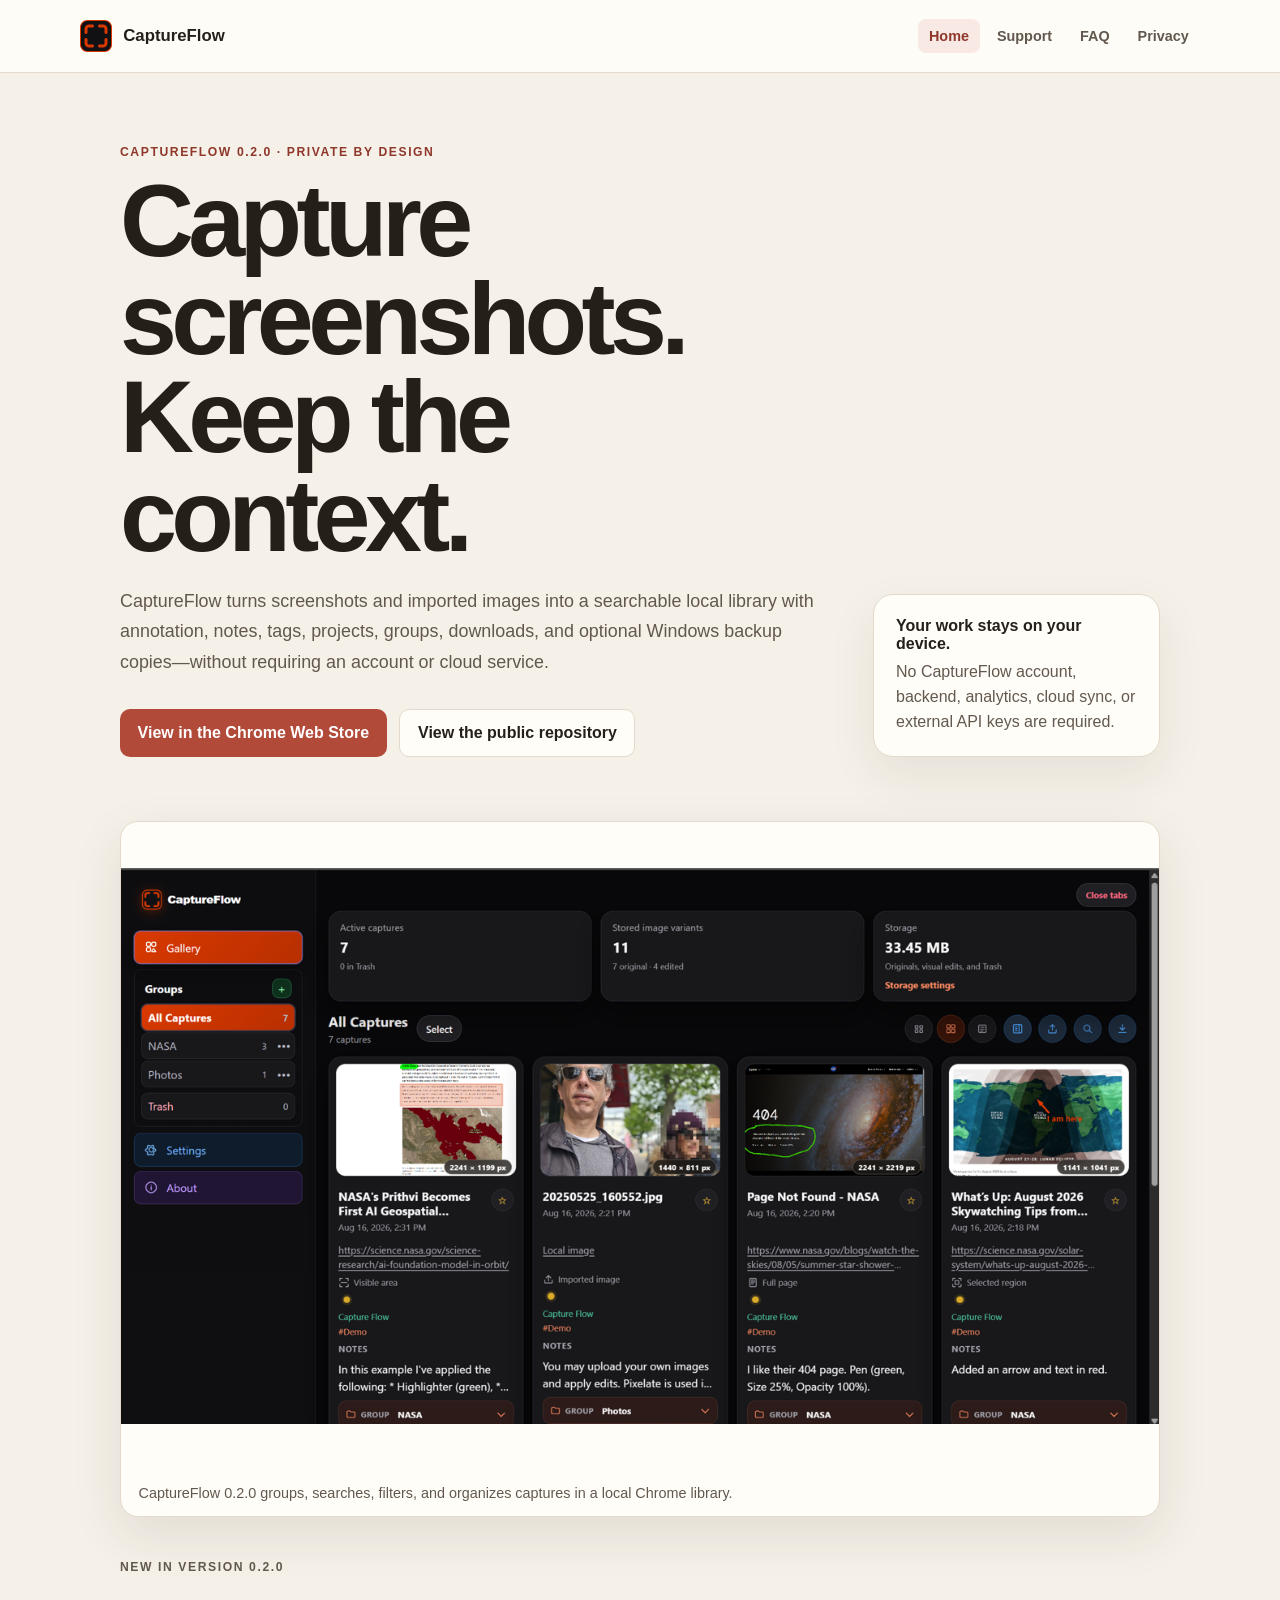
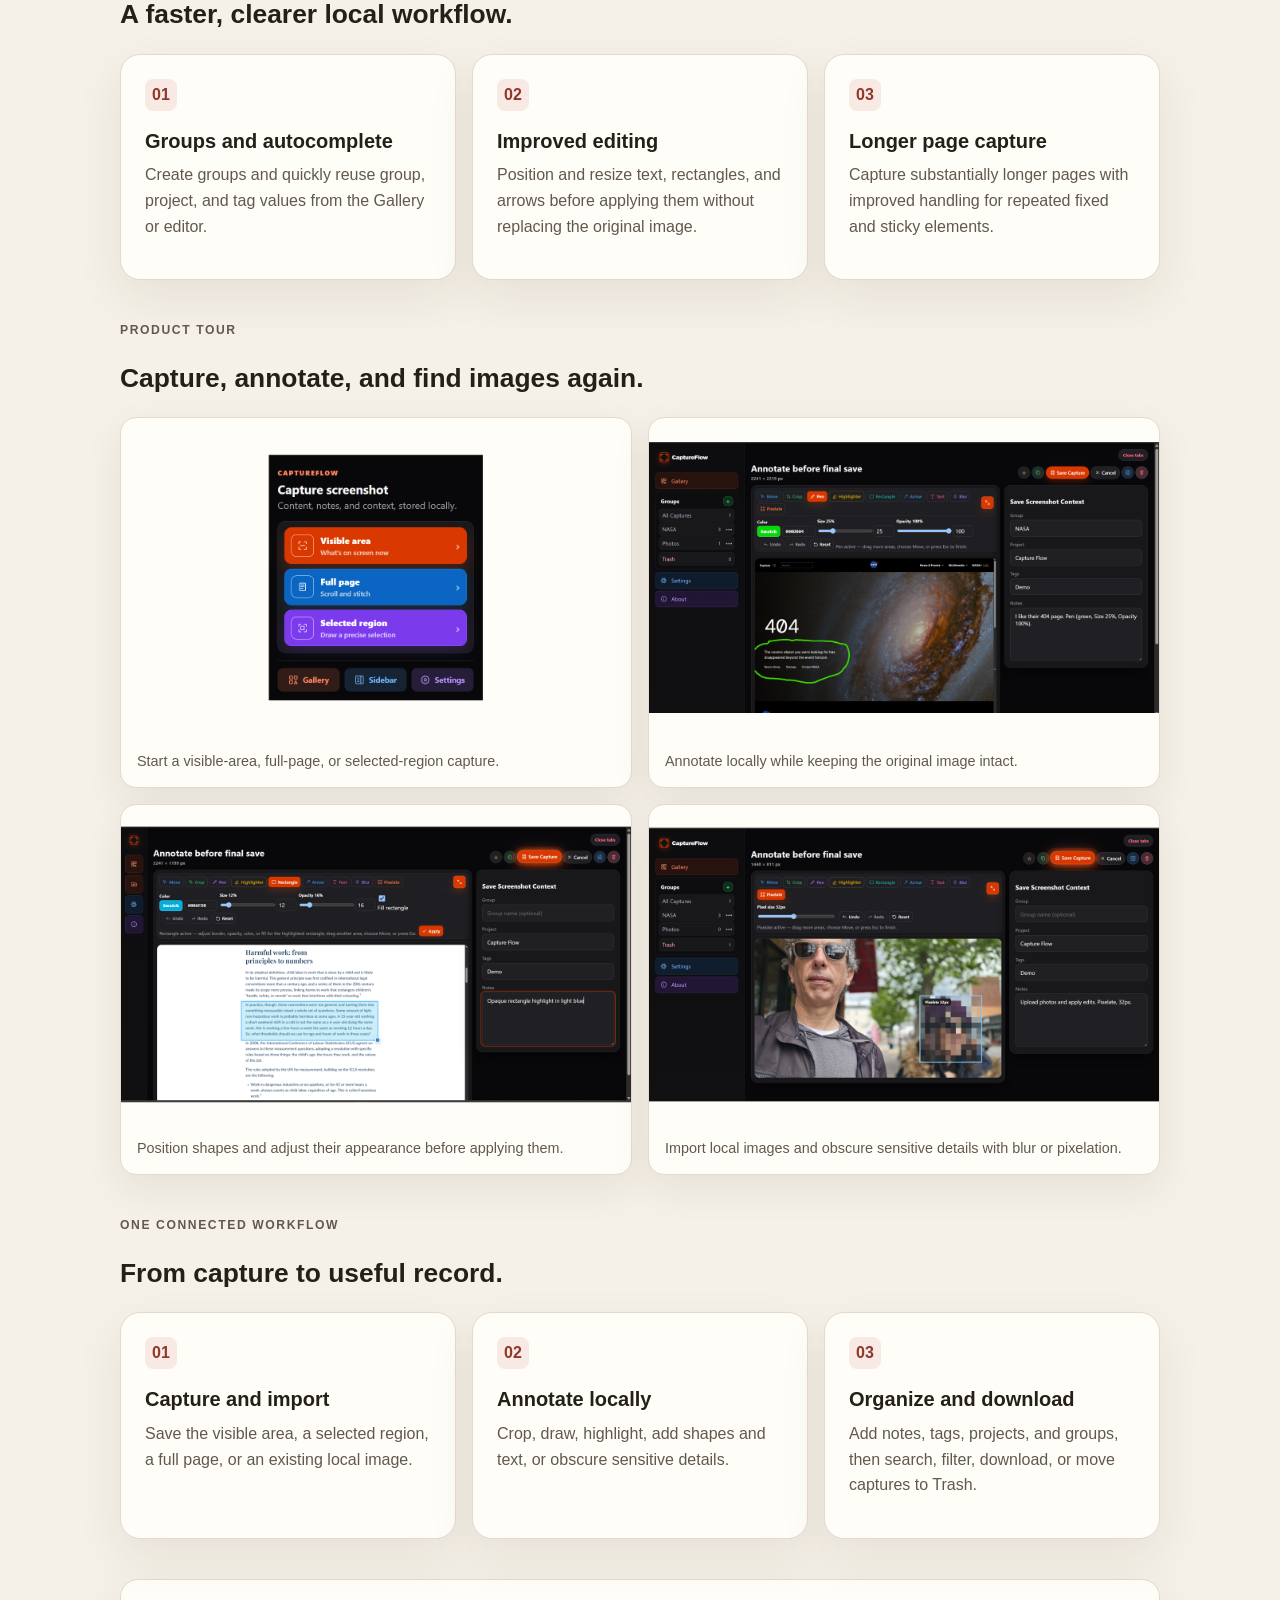
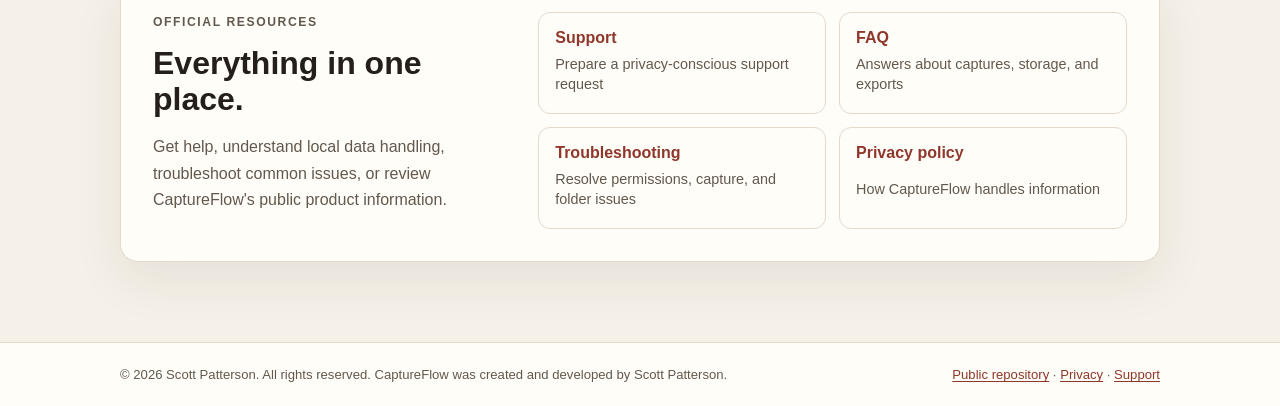
<file: docs/index.html>
<!doctype html>
<html lang="en">
  <head>
    <meta charset="utf-8" />
    <meta name="viewport" content="width=device-width, initial-scale=1" />
    <meta name="description" content="CaptureFlow 0.2.0 is a private, local screenshot capture, annotation, grouping, and organization workflow for Chrome." />
    <link rel="icon" href="captureflow-128.png" type="image/png" />
    <link rel="canonical" href="https://5c0ttp.github.io/captureflow/" />
    <link rel="stylesheet" href="styles.css" />
    <title>CaptureFlow 0.2.0 | Private Screenshot Workflow</title>
  </head>
  <body>
    <a class="skip-link" href="#main">Skip to content</a>
    <header class="site-header">
      <div class="nav-shell">
        <a class="brand" href="index.html"><img class="brand-mark" src="captureflow-128.png" alt="" />CaptureFlow</a>
        <nav aria-label="Primary navigation"><ul>
          <li><a aria-current="page" href="index.html">Home</a></li>
          <li><a href="support.html">Support</a></li>
          <li><a href="faq.html">FAQ</a></li>
          <li><a href="privacy-policy.html">Privacy</a></li>
        </ul></nav>
      </div>
    </header>
    <main class="page-shell" id="main">
      <section class="product-hero">
        <div>
          <p class="eyebrow">CaptureFlow 0.2.0 · Private by design</p>
          <h1>Capture screenshots.<br />Keep the context.</h1>
          <p class="lede">CaptureFlow turns screenshots and imported images into a searchable local library with annotation, notes, tags, projects, groups, downloads, and optional Windows backup copies—without requiring an account or cloud service.</p>
          <div class="button-row">
            <a class="primary-button" href="https://chromewebstore.google.com/detail/captureflow/hednpbkmifhjcpjfpncneleonhaknpdk?authuser=0&amp;hl=en">View in the Chrome Web Store</a>
            <a class="secondary-button" href="https://github.com/5c0ttP/captureflow">View the public repository</a>
          </div>
        </div>
        <aside class="hero-card" aria-label="CaptureFlow privacy summary">
          <strong>Your work stays on your device.</strong>
          <p>No CaptureFlow account, backend, analytics, cloud sync, or external API keys are required.</p>
        </aside>
      </section>

      <figure class="product-preview">
        <img src="product-gallery.png" alt="CaptureFlow searchable screenshot gallery" />
        <figcaption>CaptureFlow 0.2.0 groups, searches, filters, and organizes captures in a local Chrome library.</figcaption>
      </figure>

      <section class="section" aria-labelledby="release-heading">
        <p class="eyebrow">New in version 0.2.0</p>
        <h2 id="release-heading">A faster, clearer local workflow.</h2>
        <div class="card-grid feature-grid">
          <article class="card"><span class="number">01</span><h3>Groups and autocomplete</h3><p>Create groups and quickly reuse group, project, and tag values from the Gallery or editor.</p></article>
          <article class="card"><span class="number">02</span><h3>Improved editing</h3><p>Position and resize text, rectangles, and arrows before applying them without replacing the original image.</p></article>
          <article class="card"><span class="number">03</span><h3>Longer page capture</h3><p>Capture substantially longer pages with improved handling for repeated fixed and sticky elements.</p></article>
        </div>
      </section>

      <section class="section" aria-labelledby="tour-heading">
        <p class="eyebrow">Product tour</p>
        <h2 id="tour-heading">Capture, annotate, and find images again.</h2>
        <div class="product-tour-grid">
          <figure class="product-tour-card"><img src="capture-popup.png" alt="CaptureFlow popup with visible-area, full-page, and selected-region capture modes" /><figcaption>Start a visible-area, full-page, or selected-region capture.</figcaption></figure>
          <figure class="product-tour-card"><img src="capture-editor.png" alt="CaptureFlow editor with local annotation tools" /><figcaption>Annotate locally while keeping the original image intact.</figcaption></figure>
          <figure class="product-tour-card"><img src="capture-shapes.png" alt="CaptureFlow rectangle placement workflow" /><figcaption>Position shapes and adjust their appearance before applying them.</figcaption></figure>
          <figure class="product-tour-card"><img src="capture-import.png" alt="Pixelation applied to an imported local image" /><figcaption>Import local images and obscure sensitive details with blur or pixelation.</figcaption></figure>
        </div>
      </section>

      <section class="section" aria-labelledby="features-heading">
        <p class="eyebrow">One connected workflow</p>
        <h2 id="features-heading">From capture to useful record.</h2>
        <div class="card-grid feature-grid">
          <article class="card"><span class="number">01</span><h3>Capture and import</h3><p>Save the visible area, a selected region, a full page, or an existing local image.</p></article>
          <article class="card"><span class="number">02</span><h3>Annotate locally</h3><p>Crop, draw, highlight, add shapes and text, or obscure sensitive details.</p></article>
          <article class="card"><span class="number">03</span><h3>Organize and download</h3><p>Add notes, tags, projects, and groups, then search, filter, download, or move captures to Trash.</p></article>
        </div>
      </section>

      <section class="section resource-panel" aria-labelledby="resources-heading">
        <div>
          <p class="eyebrow">Official resources</p>
          <h2 id="resources-heading">Everything in one place.</h2>
          <p>Get help, understand local data handling, troubleshoot common issues, or review CaptureFlow's public product information.</p>
        </div>
        <div class="resource-links">
          <a href="support.html"><strong>Support</strong><span>Prepare a privacy-conscious support request</span></a>
          <a href="faq.html"><strong>FAQ</strong><span>Answers about captures, storage, and exports</span></a>
          <a href="troubleshooting.html"><strong>Troubleshooting</strong><span>Resolve permissions, capture, and folder issues</span></a>
          <a href="privacy-policy.html"><strong>Privacy policy</strong><span>How CaptureFlow handles information</span></a>
        </div>
      </section>
    </main>
    <footer class="site-footer"><div class="footer-shell"><p>© 2026 Scott Patterson. All rights reserved. CaptureFlow was created and developed by Scott Patterson.</p><p><a href="https://github.com/5c0ttP/captureflow">Public repository</a> · <a href="privacy-policy.html">Privacy</a> · <a href="support.html">Support</a></p></div></footer>
  </body>
</html>
</file>
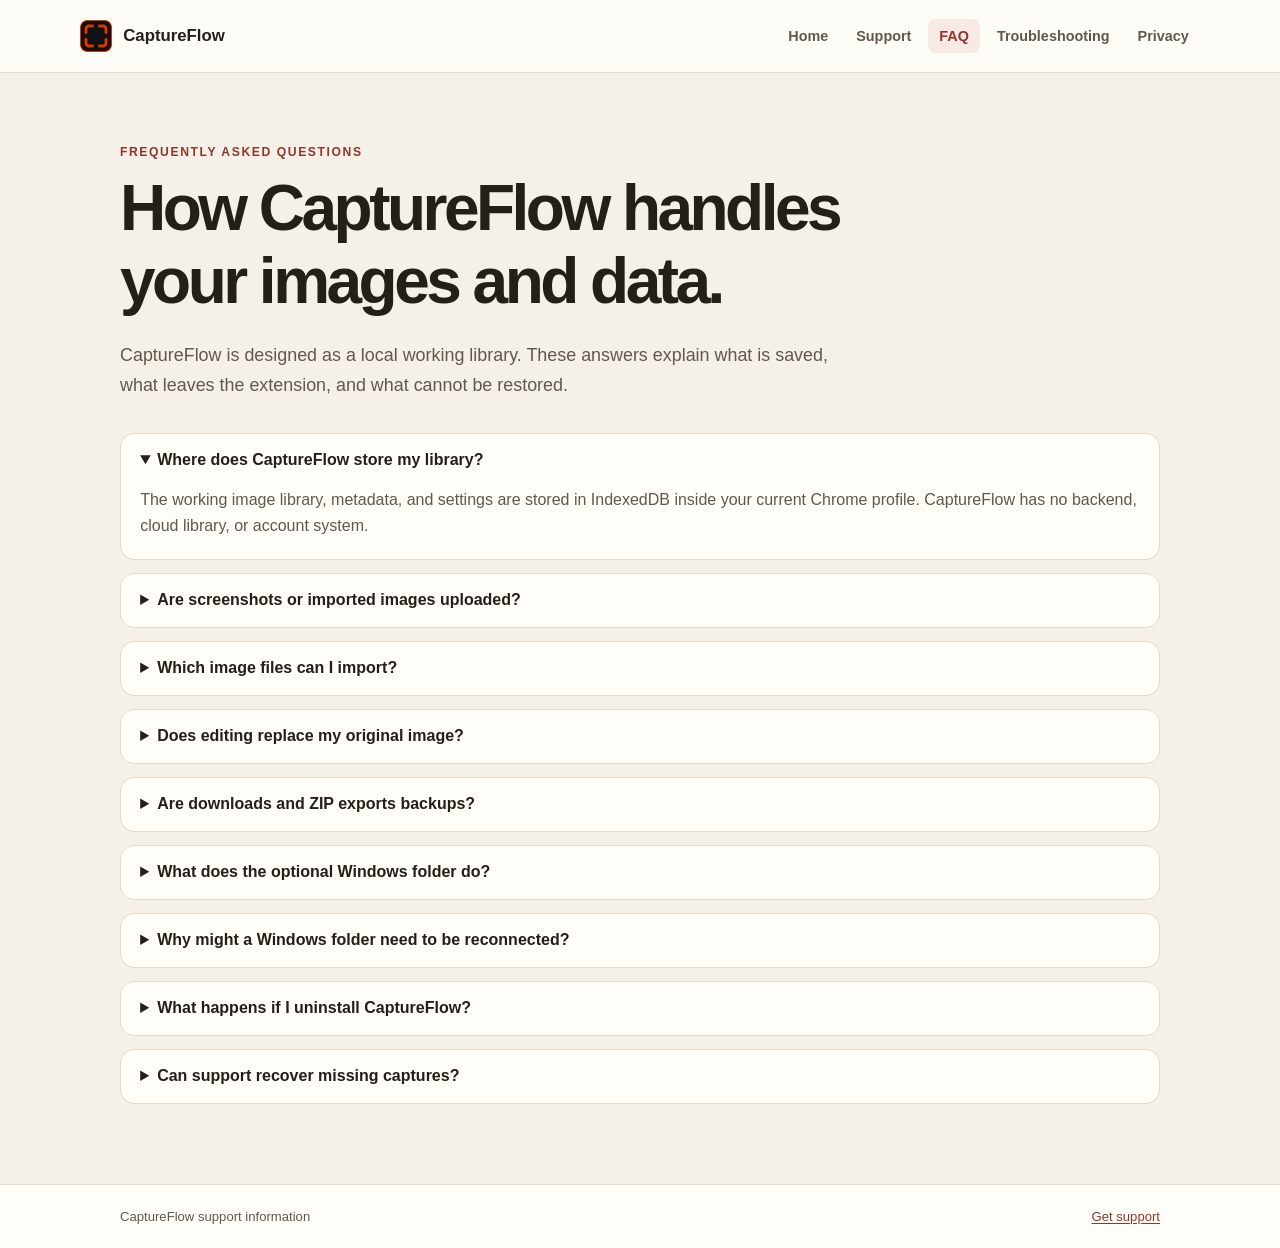
<file: docs/faq.html>
<!doctype html>
<html lang="en">
  <head>
    <meta charset="utf-8" />
    <meta name="viewport" content="width=device-width, initial-scale=1" />
    <link rel="icon" href="captureflow-128.png" type="image/png" />
    <meta name="description" content="Frequently asked questions about CaptureFlow storage, privacy, imports, edits, downloads, and backups." />
    <link rel="canonical" href="https://5c0ttp.github.io/captureflow/faq.html" />
    <link rel="stylesheet" href="styles.css" />
    <title>FAQ | CaptureFlow</title>
  </head>
  <body>
    <a class="skip-link" href="#main">Skip to content</a>
    <header class="site-header"><div class="nav-shell">
      <a class="brand" href="index.html"><img class="brand-mark" src="captureflow-128.png" alt="" />CaptureFlow</a>
      <nav aria-label="Primary navigation"><ul>
        <li><a href="index.html">Home</a></li><li><a href="support.html">Support</a></li><li><a aria-current="page" href="faq.html">FAQ</a></li><li><a href="troubleshooting.html">Troubleshooting</a></li><li><a href="privacy-policy.html">Privacy</a></li>
      </ul></nav>
    </div></header>
    <main class="page-shell content-page" id="main">
      <p class="eyebrow">Frequently asked questions</p>
      <h1>How CaptureFlow handles your images and data.</h1>
      <p class="lede">CaptureFlow is designed as a local working library. These answers explain what is saved, what leaves the extension, and what cannot be restored.</p>
      <section class="faq-list" aria-label="Frequently asked questions">
        <details open><summary>Where does CaptureFlow store my library?</summary><div>The working image library, metadata, and settings are stored in IndexedDB inside your current Chrome profile. CaptureFlow has no backend, cloud library, or account system.</div></details>
        <details><summary>Are screenshots or imported images uploaded?</summary><div>No. Capturing, importing, stitching, cropping, annotation, blur, pixelation, thumbnails, and duplicate hashing run locally using browser capabilities. CaptureFlow does not transmit your images to the developer or third parties.</div></details>
        <details><summary>Which image files can I import?</summary><div>CaptureFlow accepts local PNG, JPEG, and WebP images within its supported file-size limit. The selected image and its basic file information are stored locally in the working library.</div></details>
        <details><summary>Does editing replace my original image?</summary><div>No. CaptureFlow keeps the original and stores an edited version only when visual edits are saved. You can view or download the original separately.</div></details>
        <details><summary>Are downloads and ZIP exports backups?</summary><div>They are one-way copies. CaptureFlow can download individual images and create ZIP exports, but it cannot currently restore or import a CaptureFlow library from those files.</div></details>
        <details><summary>What does the optional Windows folder do?</summary><div>When enabled, CaptureFlow can write local PNG, JSON, and Markdown copies to a folder you choose. These copies do not replace the IndexedDB working library and cannot restore it.</div></details>
        <details><summary>Why might a Windows folder need to be reconnected?</summary><div>Chrome controls access to the selected folder. Browser restarts, permission changes, profile changes, or moving the folder may require you to reconnect or grant permission again.</div></details>
        <details><summary>What happens if I uninstall CaptureFlow?</summary><div>Uninstalling the extension removes its Chrome-profile storage. CaptureFlow has no cloud copy and cannot recover that library. Files previously downloaded or copied to a Windows folder remain wherever you saved them.</div></details>
        <details><summary>Can support recover missing captures?</summary><div>No. Support has no remote access to your local Chrome profile or image library. If Chrome storage was cleared, the profile was reset, or the extension was uninstalled, the working library cannot be recovered by CaptureFlow.</div></details>
      </section>
    </main>
    <footer class="site-footer"><div class="footer-shell"><p>CaptureFlow support information</p><p><a href="support.html">Get support</a></p></div></footer>
  </body>
</html>
</file>
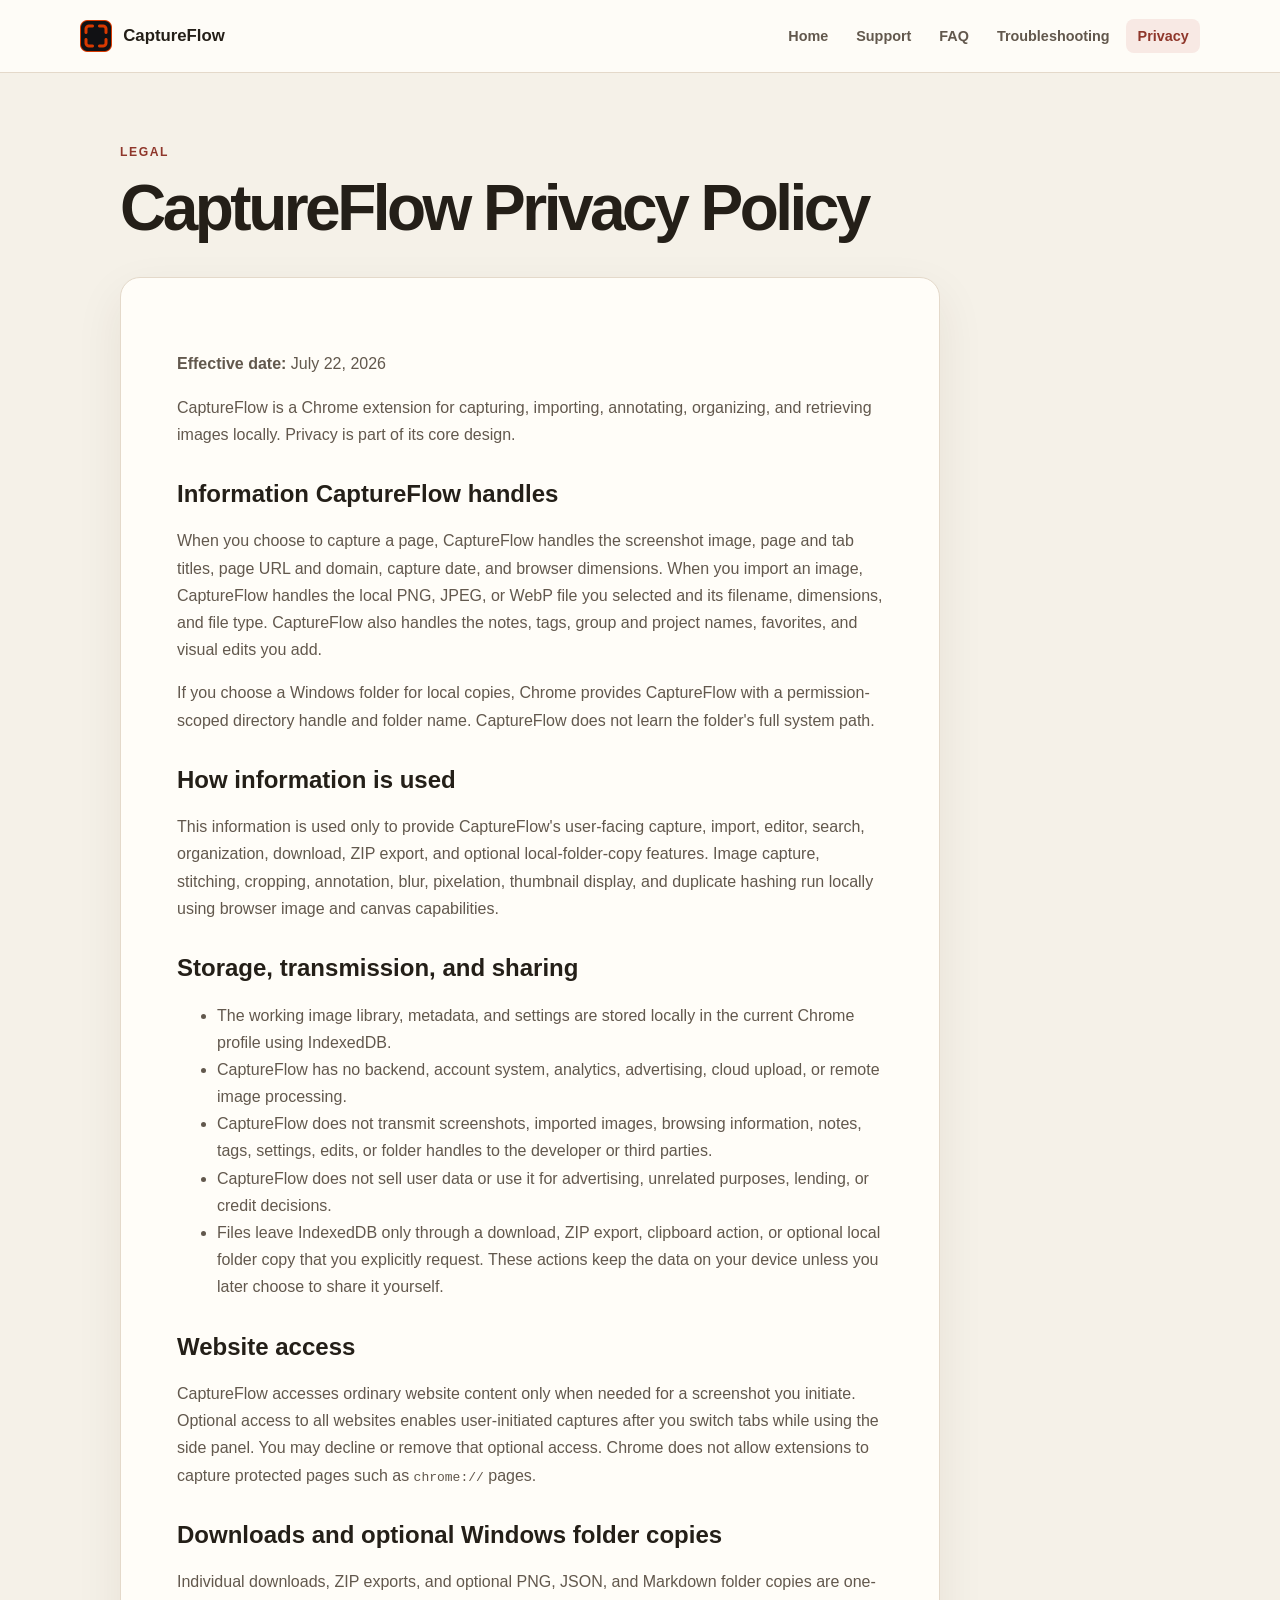
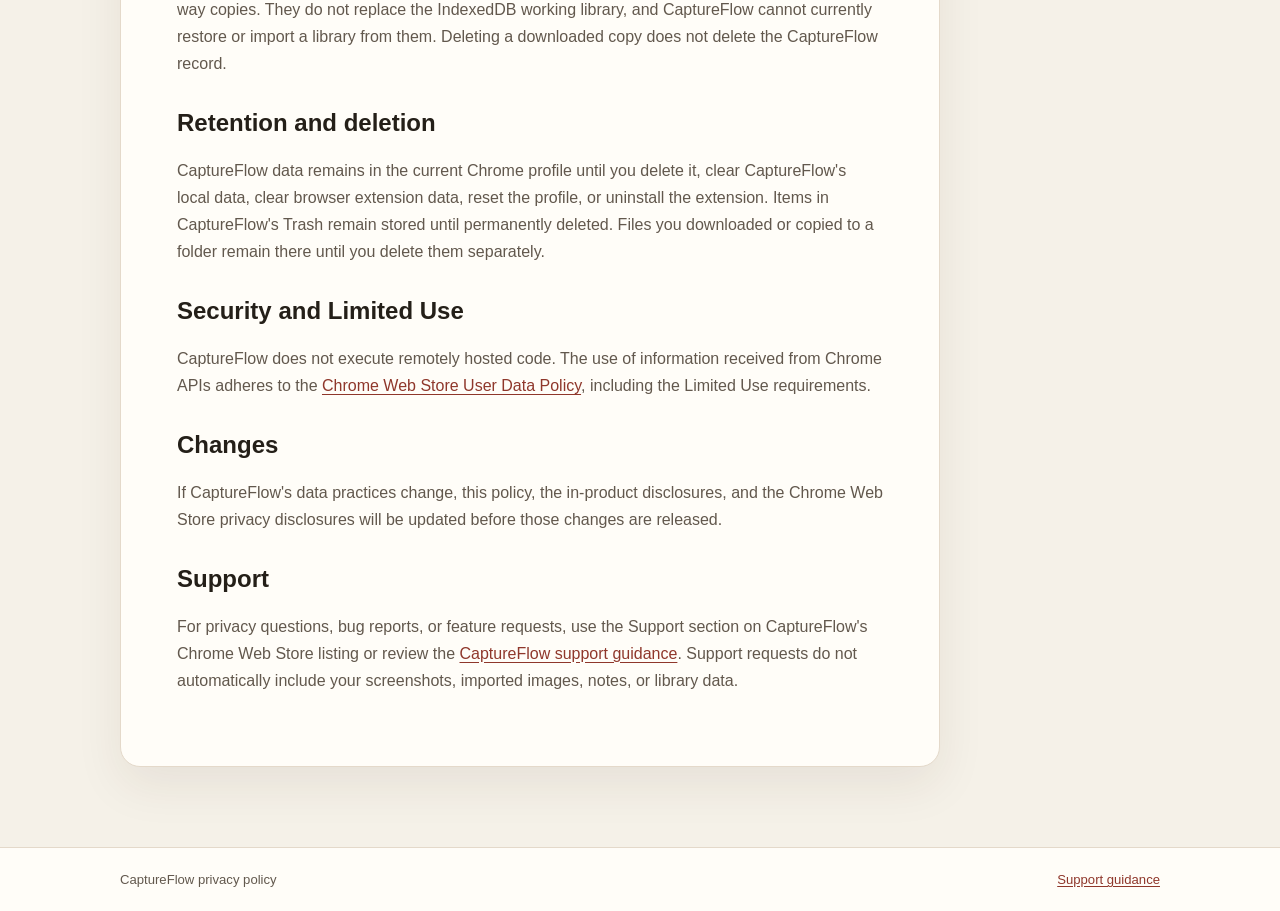
<file: docs/privacy-policy.html>
<!doctype html>
<html lang="en">
  <head>
    <meta charset="utf-8" />
    <meta name="viewport" content="width=device-width, initial-scale=1" />
    <link rel="icon" href="captureflow-128.png" type="image/png" />
    <meta name="description" content="CaptureFlow privacy policy" />
    <link rel="canonical" href="https://5c0ttp.github.io/captureflow/privacy-policy.html" />
    <link rel="stylesheet" href="styles.css" />
    <title>Privacy Policy | CaptureFlow</title>
  </head>
  <body>
    <a class="skip-link" href="#main">Skip to content</a>
    <header class="site-header"><div class="nav-shell">
      <a class="brand" href="index.html"><img class="brand-mark" src="captureflow-128.png" alt="" />CaptureFlow</a>
      <nav aria-label="Primary navigation"><ul>
        <li><a href="index.html">Home</a></li><li><a href="support.html">Support</a></li><li><a href="faq.html">FAQ</a></li><li><a href="troubleshooting.html">Troubleshooting</a></li><li><a aria-current="page" href="privacy-policy.html">Privacy</a></li>
      </ul></nav>
    </div></header>
    <main class="page-shell privacy-page" id="main">
      <p class="eyebrow">Legal</p>
      <h1>CaptureFlow Privacy Policy</h1>
      <article class="policy">
        <p class="updated"><strong>Effective date:</strong> July 22, 2026</p>
        <p>CaptureFlow is a Chrome extension for capturing, importing, annotating, organizing, and retrieving images locally. Privacy is part of its core design.</p>

        <h2>Information CaptureFlow handles</h2>
        <p>When you choose to capture a page, CaptureFlow handles the screenshot image, page and tab titles, page URL and domain, capture date, and browser dimensions. When you import an image, CaptureFlow handles the local PNG, JPEG, or WebP file you selected and its filename, dimensions, and file type. CaptureFlow also handles the notes, tags, group and project names, favorites, and visual edits you add.</p>
        <p>If you choose a Windows folder for local copies, Chrome provides CaptureFlow with a permission-scoped directory handle and folder name. CaptureFlow does not learn the folder's full system path.</p>

        <h2>How information is used</h2>
        <p>This information is used only to provide CaptureFlow's user-facing capture, import, editor, search, organization, download, ZIP export, and optional local-folder-copy features. Image capture, stitching, cropping, annotation, blur, pixelation, thumbnail display, and duplicate hashing run locally using browser image and canvas capabilities.</p>

        <h2>Storage, transmission, and sharing</h2>
        <ul>
          <li>The working image library, metadata, and settings are stored locally in the current Chrome profile using IndexedDB.</li>
          <li>CaptureFlow has no backend, account system, analytics, advertising, cloud upload, or remote image processing.</li>
          <li>CaptureFlow does not transmit screenshots, imported images, browsing information, notes, tags, settings, edits, or folder handles to the developer or third parties.</li>
          <li>CaptureFlow does not sell user data or use it for advertising, unrelated purposes, lending, or credit decisions.</li>
          <li>Files leave IndexedDB only through a download, ZIP export, clipboard action, or optional local folder copy that you explicitly request. These actions keep the data on your device unless you later choose to share it yourself.</li>
        </ul>

        <h2>Website access</h2>
        <p>CaptureFlow accesses ordinary website content only when needed for a screenshot you initiate. Optional access to all websites enables user-initiated captures after you switch tabs while using the side panel. You may decline or remove that optional access. Chrome does not allow extensions to capture protected pages such as <code>chrome://</code> pages.</p>

        <h2>Downloads and optional Windows folder copies</h2>
        <p>Individual downloads, ZIP exports, and optional PNG, JSON, and Markdown folder copies are one-way copies. They do not replace the IndexedDB working library, and CaptureFlow cannot currently restore or import a library from them. Deleting a downloaded copy does not delete the CaptureFlow record.</p>

        <h2>Retention and deletion</h2>
        <p>CaptureFlow data remains in the current Chrome profile until you delete it, clear CaptureFlow's local data, clear browser extension data, reset the profile, or uninstall the extension. Items in CaptureFlow's Trash remain stored until permanently deleted. Files you downloaded or copied to a folder remain there until you delete them separately.</p>

        <h2>Security and Limited Use</h2>
        <p>CaptureFlow does not execute remotely hosted code. The use of information received from Chrome APIs adheres to the <a href="https://developer.chrome.com/docs/webstore/program-policies/user-data-faq/">Chrome Web Store User Data Policy</a>, including the Limited Use requirements.</p>

        <h2>Changes</h2>
        <p>If CaptureFlow's data practices change, this policy, the in-product disclosures, and the Chrome Web Store privacy disclosures will be updated before those changes are released.</p>

        <h2>Support</h2>
        <p>For privacy questions, bug reports, or feature requests, use the Support section on CaptureFlow's Chrome Web Store listing or review the <a href="support.html">CaptureFlow support guidance</a>. Support requests do not automatically include your screenshots, imported images, notes, or library data.</p>
      </article>
    </main>
    <footer class="site-footer"><div class="footer-shell"><p>CaptureFlow privacy policy</p><p><a href="support.html">Support guidance</a></p></div></footer>
  </body>
</html>
</file>
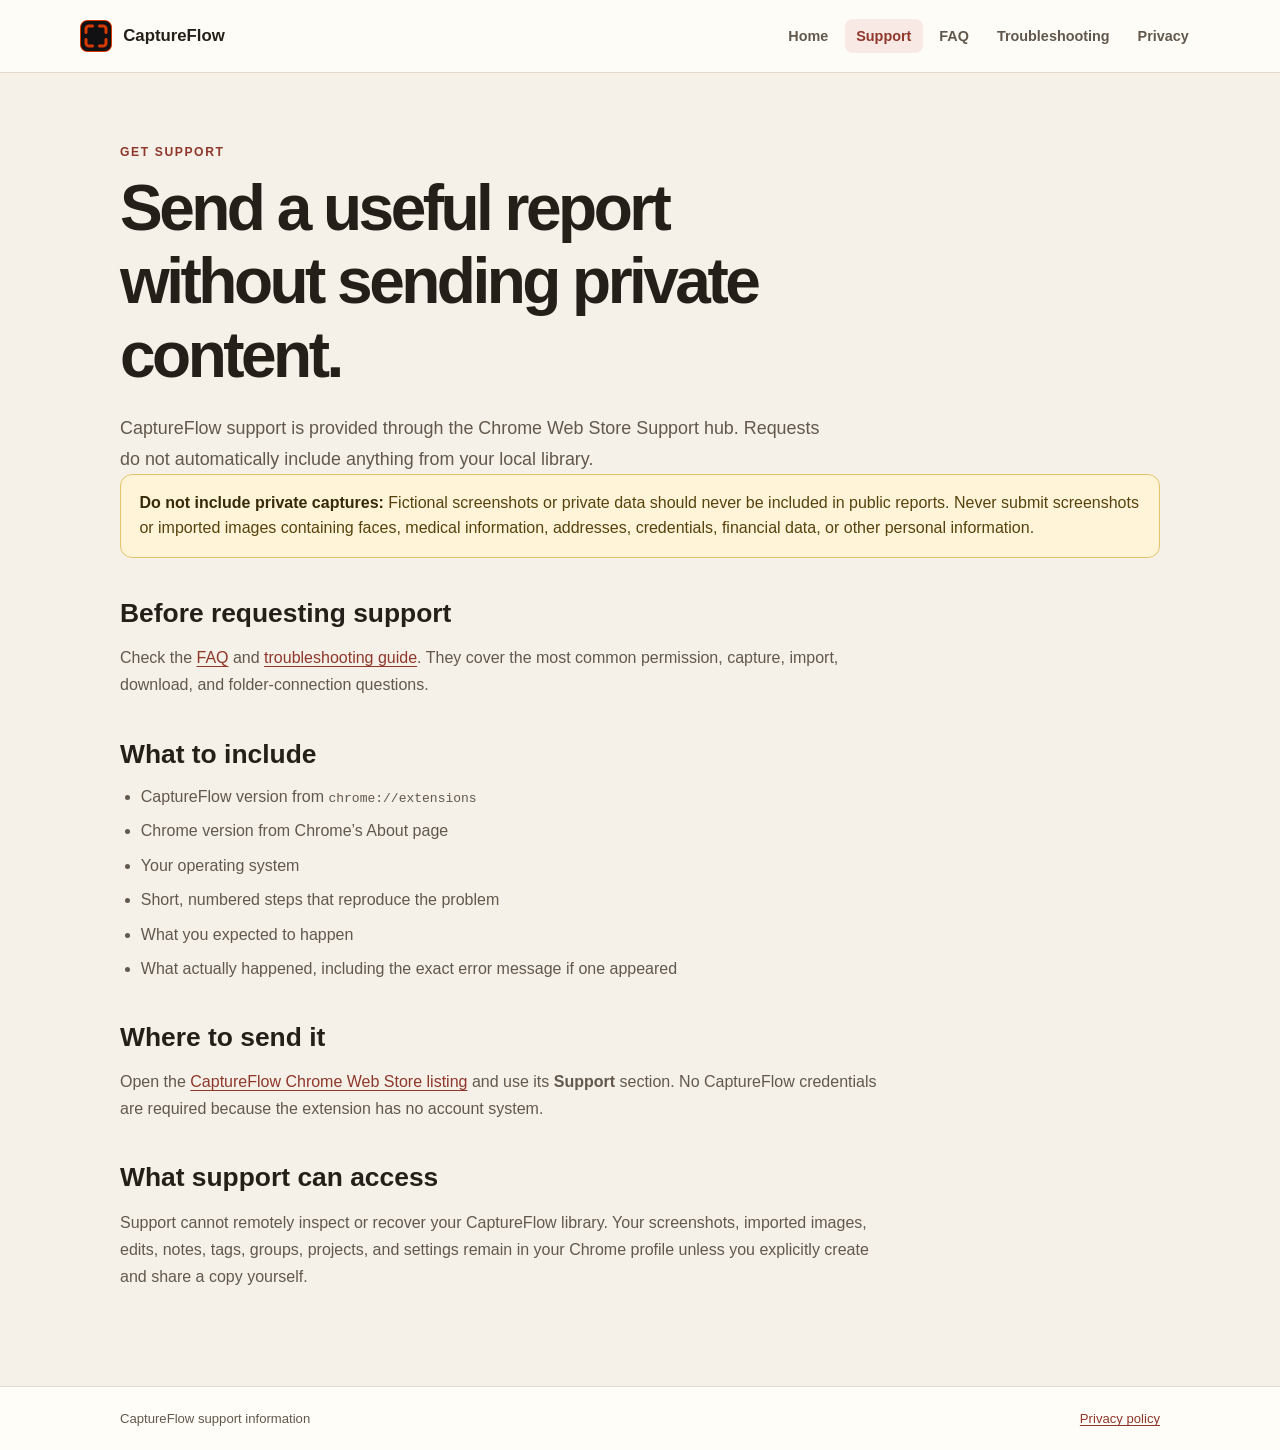
<file: docs/support.html>
<!doctype html>
<html lang="en">
  <head>
    <meta charset="utf-8" />
    <meta name="viewport" content="width=device-width, initial-scale=1" />
    <link rel="icon" href="captureflow-128.png" type="image/png" />
    <meta name="description" content="How to request support for CaptureFlow without sharing private images or library data." />
    <link rel="canonical" href="https://5c0ttp.github.io/captureflow/support.html" />
    <link rel="stylesheet" href="styles.css" />
    <title>Get Support | CaptureFlow</title>
  </head>
  <body>
    <a class="skip-link" href="#main">Skip to content</a>
    <header class="site-header"><div class="nav-shell">
      <a class="brand" href="index.html"><img class="brand-mark" src="captureflow-128.png" alt="" />CaptureFlow</a>
      <nav aria-label="Primary navigation"><ul>
        <li><a href="index.html">Home</a></li><li><a aria-current="page" href="support.html">Support</a></li><li><a href="faq.html">FAQ</a></li><li><a href="troubleshooting.html">Troubleshooting</a></li><li><a href="privacy-policy.html">Privacy</a></li>
      </ul></nav>
    </div></header>
    <main class="page-shell content-page" id="main">
      <p class="eyebrow">Get support</p>
      <h1>Send a useful report without sending private content.</h1>
      <p class="lede">CaptureFlow support is provided through the Chrome Web Store Support hub. Requests do not automatically include anything from your local library.</p>
      <div class="privacy-notice" role="note">
        <strong>Do not include private captures:</strong> Fictional screenshots or private data should never be included in public reports. Never submit screenshots or imported images containing faces, medical information, addresses, credentials, financial data, or other personal information.
      </div>
      <section class="section">
        <h2>Before requesting support</h2>
        <p>Check the <a href="faq.html">FAQ</a> and <a href="troubleshooting.html">troubleshooting guide</a>. They cover the most common permission, capture, import, download, and folder-connection questions.</p>
      </section>
      <section class="section">
        <h2>What to include</h2>
        <ul class="check-list">
          <li>CaptureFlow version from <code>chrome://extensions</code></li>
          <li>Chrome version from Chrome’s About page</li>
          <li>Your operating system</li>
          <li>Short, numbered steps that reproduce the problem</li>
          <li>What you expected to happen</li>
          <li>What actually happened, including the exact error message if one appeared</li>
        </ul>
      </section>
      <section class="section">
        <h2>Where to send it</h2>
        <p>Open the <a href="https://chromewebstore.google.com/detail/captureflow/hednpbkmifhjcpjfpncneleonhaknpdk">CaptureFlow Chrome Web Store listing</a> and use its <strong>Support</strong> section. No CaptureFlow credentials are required because the extension has no account system.</p>
      </section>
      <section class="section">
        <h2>What support can access</h2>
        <p>Support cannot remotely inspect or recover your CaptureFlow library. Your screenshots, imported images, edits, notes, tags, groups, projects, and settings remain in your Chrome profile unless you explicitly create and share a copy yourself.</p>
      </section>
    </main>
    <footer class="site-footer"><div class="footer-shell"><p>CaptureFlow support information</p><p><a href="privacy-policy.html">Privacy policy</a></p></div></footer>
  </body>
</html>
</file>
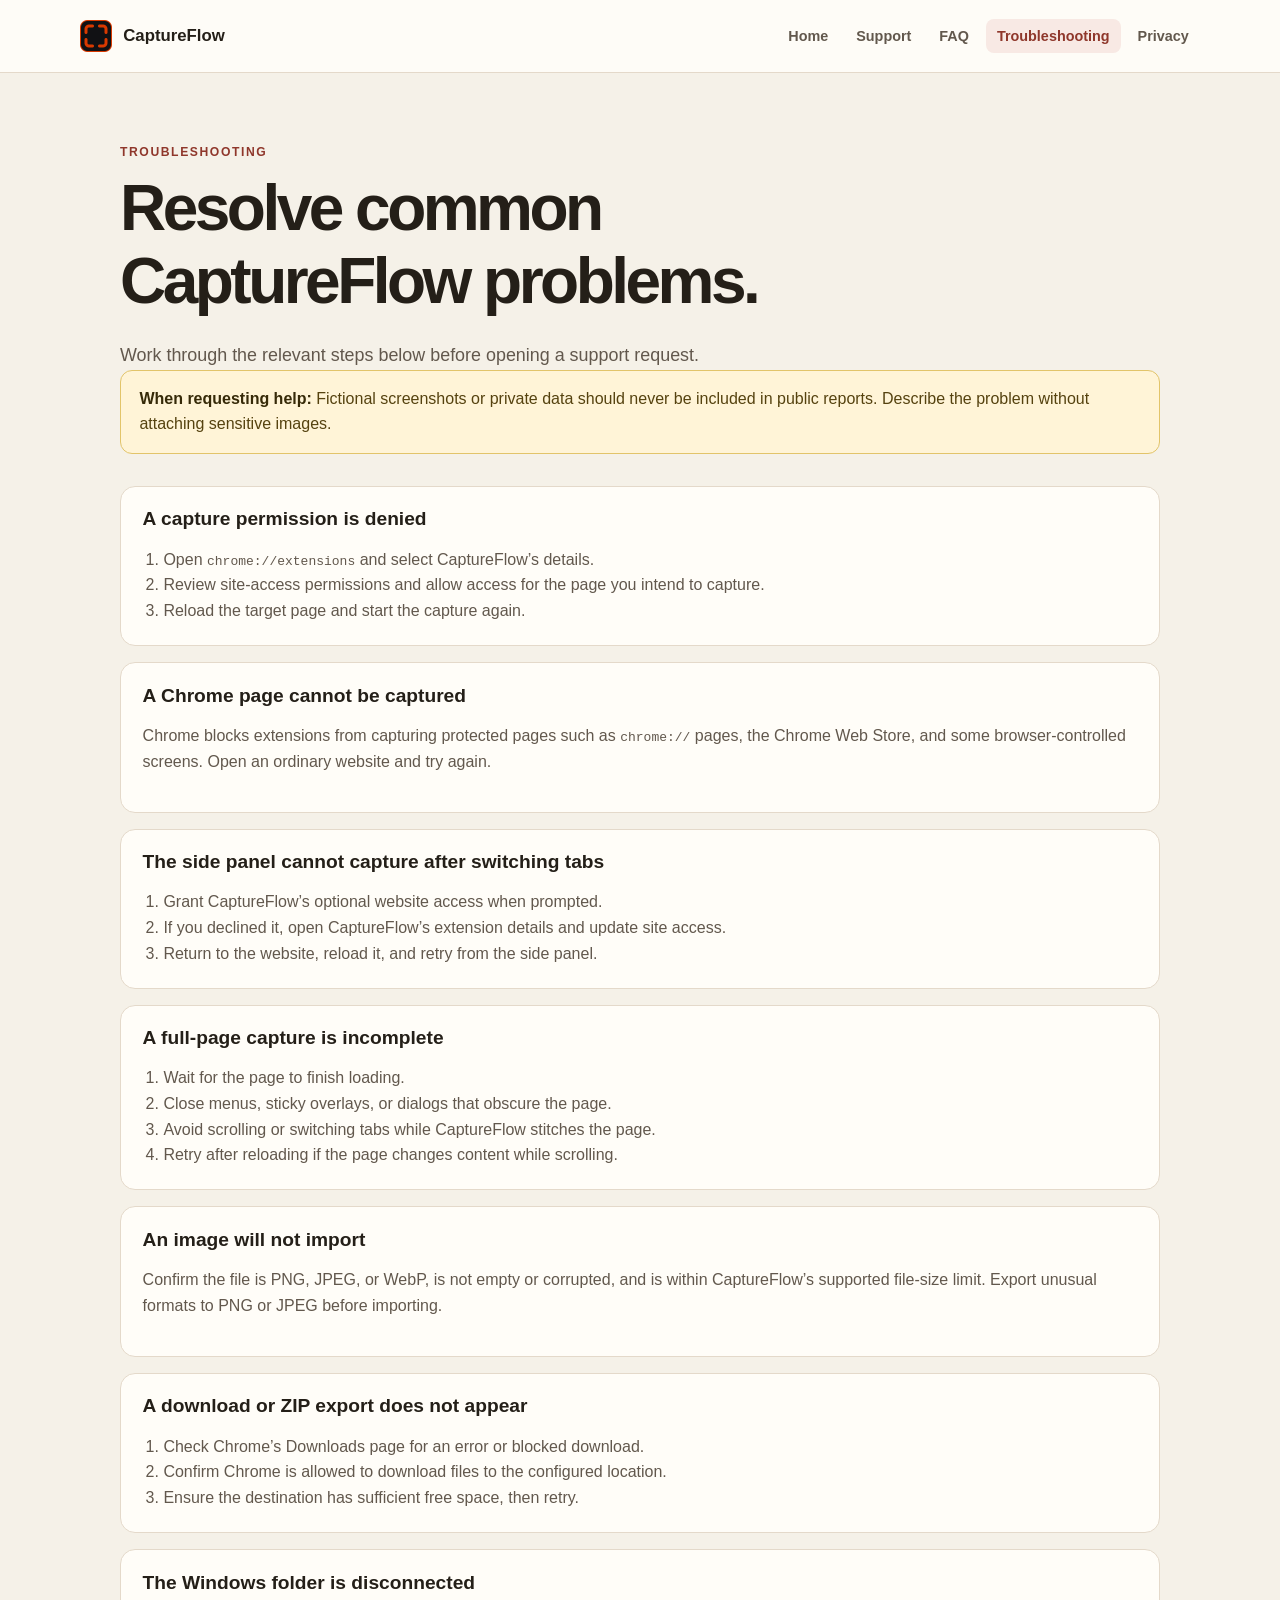
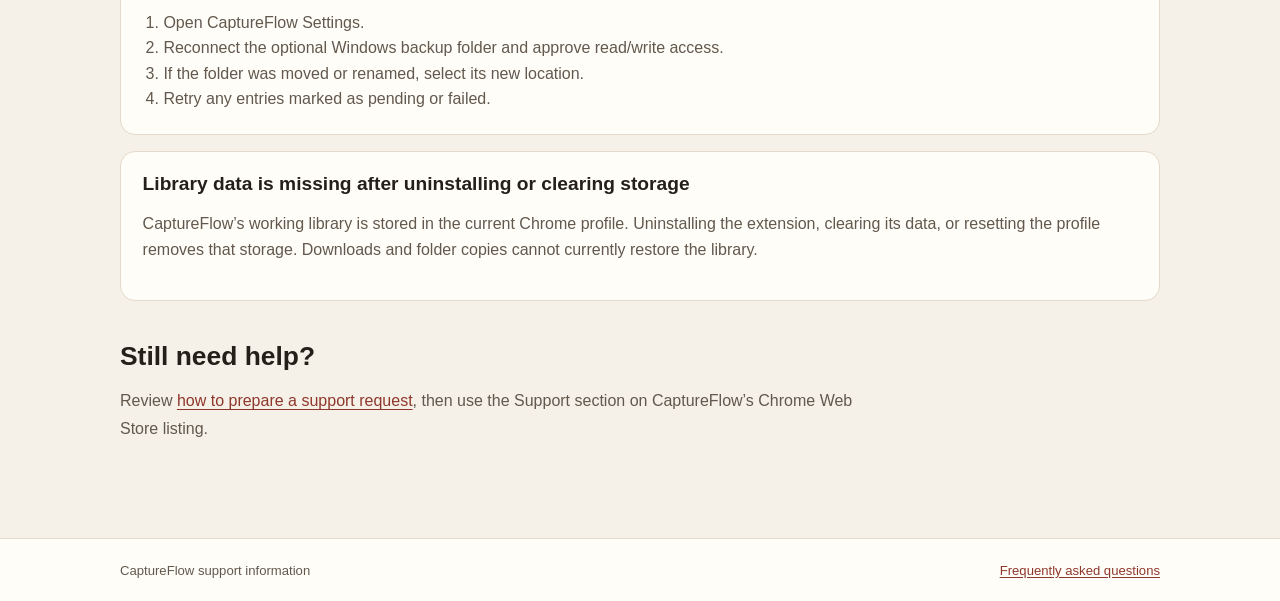
<file: docs/troubleshooting.html>
<!doctype html>
<html lang="en">
  <head>
    <meta charset="utf-8" />
    <meta name="viewport" content="width=device-width, initial-scale=1" />
    <link rel="icon" href="captureflow-128.png" type="image/png" />
    <meta name="description" content="Troubleshooting steps for CaptureFlow captures, permissions, imports, downloads, and Windows folder copies." />
    <link rel="canonical" href="https://5c0ttp.github.io/captureflow/troubleshooting.html" />
    <link rel="stylesheet" href="styles.css" />
    <title>Troubleshooting | CaptureFlow</title>
  </head>
  <body>
    <a class="skip-link" href="#main">Skip to content</a>
    <header class="site-header"><div class="nav-shell">
      <a class="brand" href="index.html"><img class="brand-mark" src="captureflow-128.png" alt="" />CaptureFlow</a>
      <nav aria-label="Primary navigation"><ul>
        <li><a href="index.html">Home</a></li><li><a href="support.html">Support</a></li><li><a href="faq.html">FAQ</a></li><li><a aria-current="page" href="troubleshooting.html">Troubleshooting</a></li><li><a href="privacy-policy.html">Privacy</a></li>
      </ul></nav>
    </div></header>
    <main class="page-shell content-page" id="main">
      <p class="eyebrow">Troubleshooting</p>
      <h1>Resolve common CaptureFlow problems.</h1>
      <p class="lede">Work through the relevant steps below before opening a support request.</p>
      <div class="privacy-notice" role="note"><strong>When requesting help:</strong> Fictional screenshots or private data should never be included in public reports. Describe the problem without attaching sensitive images.</div>
      <section class="troubleshooting-grid">
        <article class="trouble"><h2>A capture permission is denied</h2><ol><li>Open <code>chrome://extensions</code> and select CaptureFlow’s details.</li><li>Review site-access permissions and allow access for the page you intend to capture.</li><li>Reload the target page and start the capture again.</li></ol></article>
        <article class="trouble"><h2>A Chrome page cannot be captured</h2><p>Chrome blocks extensions from capturing protected pages such as <code>chrome://</code> pages, the Chrome Web Store, and some browser-controlled screens. Open an ordinary website and try again.</p></article>
        <article class="trouble"><h2>The side panel cannot capture after switching tabs</h2><ol><li>Grant CaptureFlow’s optional website access when prompted.</li><li>If you declined it, open CaptureFlow’s extension details and update site access.</li><li>Return to the website, reload it, and retry from the side panel.</li></ol></article>
        <article class="trouble"><h2>A full-page capture is incomplete</h2><ol><li>Wait for the page to finish loading.</li><li>Close menus, sticky overlays, or dialogs that obscure the page.</li><li>Avoid scrolling or switching tabs while CaptureFlow stitches the page.</li><li>Retry after reloading if the page changes content while scrolling.</li></ol></article>
        <article class="trouble"><h2>An image will not import</h2><p>Confirm the file is PNG, JPEG, or WebP, is not empty or corrupted, and is within CaptureFlow’s supported file-size limit. Export unusual formats to PNG or JPEG before importing.</p></article>
        <article class="trouble"><h2>A download or ZIP export does not appear</h2><ol><li>Check Chrome’s Downloads page for an error or blocked download.</li><li>Confirm Chrome is allowed to download files to the configured location.</li><li>Ensure the destination has sufficient free space, then retry.</li></ol></article>
        <article class="trouble"><h2>The Windows folder is disconnected</h2><ol><li>Open CaptureFlow Settings.</li><li>Reconnect the optional Windows backup folder and approve read/write access.</li><li>If the folder was moved or renamed, select its new location.</li><li>Retry any entries marked as pending or failed.</li></ol></article>
        <article class="trouble"><h2>Library data is missing after uninstalling or clearing storage</h2><p>CaptureFlow’s working library is stored in the current Chrome profile. Uninstalling the extension, clearing its data, or resetting the profile removes that storage. Downloads and folder copies cannot currently restore the library.</p></article>
      </section>
      <section class="section"><h2>Still need help?</h2><p>Review <a href="support.html">how to prepare a support request</a>, then use the Support section on CaptureFlow’s Chrome Web Store listing.</p></section>
    </main>
    <footer class="site-footer"><div class="footer-shell"><p>CaptureFlow support information</p><p><a href="faq.html">Frequently asked questions</a></p></div></footer>
  </body>
</html>
</file>
<file: docs/styles.css>
:root {
  color-scheme: light;
  --accent: #b24a3a;
  --accent-dark: #8f372b;
  --accent-soft: #f8e9e4;
  --bg: #f5f1e8;
  --border: #e4d9ca;
  --ink: #241f18;
  --muted: #62584d;
  --panel: #fffdf8;
  --success: #2f674d;
  --warning: #fff4d7;
  --warning-border: #e2c46a;
  font-family: "Segoe UI", Arial, sans-serif;
}

* { box-sizing: border-box; }
html { scroll-behavior: smooth; }
body { margin: 0; background: var(--bg); color: var(--ink); }
a { color: var(--accent-dark); text-underline-offset: 0.18em; }
a:hover { color: var(--accent); }
a:focus-visible, summary:focus-visible {
  border-radius: 4px;
  outline: 3px solid rgba(178, 74, 58, 0.35);
  outline-offset: 3px;
}
.skip-link {
  position: fixed;
  z-index: 10;
  top: 0.75rem;
  left: 0.75rem;
  transform: translateY(-180%);
  padding: 0.7rem 0.9rem;
  border-radius: 8px;
  background: var(--ink);
  color: white;
}
.skip-link:focus { transform: none; }
.site-header {
  border-bottom: 1px solid var(--border);
  background: rgba(255, 253, 248, 0.94);
}
.nav-shell {
  width: min(1120px, calc(100% - 2rem));
  min-height: 72px;
  display: flex;
  align-items: center;
  gap: 2rem;
  margin: 0 auto;
}
.brand {
  display: inline-flex;
  align-items: center;
  gap: 0.7rem;
  margin-right: auto;
  color: var(--ink);
  font-size: 1.05rem;
  font-weight: 800;
  text-decoration: none;
}
.brand-mark {
  width: 2rem;
  height: 2rem;
  display: block;
  flex: 0 0 auto;
  object-fit: contain;
}
nav ul { display: flex; gap: 0.35rem; margin: 0; padding: 0; list-style: none; }
nav a {
  display: block;
  padding: 0.55rem 0.7rem;
  border-radius: 8px;
  color: var(--muted);
  font-size: 0.9rem;
  font-weight: 650;
  text-decoration: none;
}
nav a[aria-current="page"], nav a:hover { background: var(--accent-soft); color: var(--accent-dark); }
.page-shell { width: min(1040px, calc(100% - 2rem)); margin: 0 auto; padding: 4.5rem 0 5rem; }
.hero {
  display: grid;
  grid-template-columns: minmax(0, 1.45fr) minmax(260px, 0.75fr);
  gap: 2rem;
  align-items: end;
  padding-bottom: 2.5rem;
}
.eyebrow {
  margin: 0 0 0.8rem;
  color: var(--accent-dark);
  font-size: 0.76rem;
  font-weight: 800;
  letter-spacing: 0.13em;
  text-transform: uppercase;
}
h1, h2, h3 { line-height: 1.15; }
h1 { max-width: 760px; margin: 0; font-size: clamp(2.5rem, 7vw, 4.8rem); letter-spacing: -0.055em; }
.privacy-page h1, .content-page h1 { font-size: clamp(2.35rem, 6vw, 4rem); }
.lede { max-width: 720px; margin: 1.3rem 0 0; color: var(--muted); font-size: 1.12rem; line-height: 1.7; }
.hero-card, .card, article.policy {
  border: 1px solid var(--border);
  border-radius: 20px;
  background: var(--panel);
  box-shadow: 0 18px 48px rgba(58, 42, 24, 0.08);
}
.hero-card { padding: 1.35rem; }
.hero-card strong { display: block; margin-bottom: 0.45rem; }
.hero-card p { margin: 0; color: var(--muted); line-height: 1.55; }
.privacy-notice {
  margin: 0 0 2rem;
  padding: 1rem 1.15rem;
  border: 1px solid var(--warning-border);
  border-radius: 12px;
  background: var(--warning);
  color: #55420f;
  line-height: 1.55;
}
.privacy-notice strong { color: #362a08; }
.card-grid { display: grid; grid-template-columns: repeat(3, 1fr); gap: 1rem; }
.card { min-height: 220px; padding: 1.5rem; }
.card .number {
  display: inline-grid;
  width: 2rem;
  height: 2rem;
  place-items: center;
  border-radius: 8px;
  background: var(--accent-soft);
  color: var(--accent-dark);
  font-weight: 800;
}
.card h2 { margin: 1.2rem 0 0.6rem; font-size: 1.25rem; }
.card p { margin: 0 0 1rem; color: var(--muted); line-height: 1.6; }
.card a { font-weight: 750; }
.section { margin-top: 2.5rem; }
.section > h2 { margin-bottom: 0.7rem; font-size: 1.65rem; }
.section > p { max-width: 760px; color: var(--muted); line-height: 1.7; }
.steps { display: grid; gap: 0.8rem; margin: 1.3rem 0 0; padding: 0; list-style: none; counter-reset: steps; }
.steps li {
  position: relative;
  padding: 1rem 1rem 1rem 3.4rem;
  border: 1px solid var(--border);
  border-radius: 12px;
  background: var(--panel);
  line-height: 1.55;
  counter-increment: steps;
}
.steps li::before {
  content: counter(steps);
  position: absolute;
  top: 0.85rem;
  left: 1rem;
  width: 1.65rem;
  height: 1.65rem;
  display: grid;
  place-items: center;
  border-radius: 50%;
  background: var(--ink);
  color: white;
  font-size: 0.75rem;
  font-weight: 800;
}
.check-list { padding-left: 1.3rem; }
.check-list li { margin: 0.6rem 0; color: var(--muted); line-height: 1.55; }
.faq-list { display: grid; gap: 0.8rem; margin-top: 2rem; }
details {
  border: 1px solid var(--border);
  border-radius: 14px;
  background: var(--panel);
}
summary { padding: 1.1rem 1.2rem; cursor: pointer; font-weight: 750; }
details div { padding: 0 1.2rem 1.2rem; color: var(--muted); line-height: 1.65; }
.troubleshooting-grid { display: grid; gap: 1rem; margin-top: 2rem; }
.trouble {
  padding: 1.35rem;
  border: 1px solid var(--border);
  border-radius: 15px;
  background: var(--panel);
}
.trouble h2 { margin: 0 0 0.65rem; font-size: 1.2rem; }
.trouble p, .trouble li { color: var(--muted); line-height: 1.6; }
.trouble ol { margin-bottom: 0; padding-left: 1.3rem; }
article.policy { max-width: 820px; margin-top: 2rem; padding: clamp(1.4rem, 5vw, 3.5rem); }
article.policy h2 { margin-top: 2rem; }
article.policy p, article.policy li { color: var(--muted); line-height: 1.7; }
.updated { color: var(--muted); }
.site-footer {
  border-top: 1px solid var(--border);
  background: var(--panel);
}
.footer-shell {
  width: min(1040px, calc(100% - 2rem));
  display: flex;
  justify-content: space-between;
  gap: 1rem;
  margin: 0 auto;
  padding: 1.5rem 0;
  color: var(--muted);
  font-size: 0.82rem;
}
.footer-shell p { margin: 0; }

.product-hero {
  display: grid;
  grid-template-columns: minmax(0, 1.6fr) minmax(250px, 0.65fr);
  gap: 3rem;
  align-items: end;
}
.product-hero h1 { max-width: 760px; margin: 0; font-size: clamp(3rem, 8vw, 6.5rem); line-height: 0.96; letter-spacing: -0.055em; }
.button-row { display: flex; flex-wrap: wrap; gap: 0.8rem; margin-top: 2rem; }
.primary-button, .secondary-button { display: inline-flex; align-items: center; justify-content: center; min-height: 48px; padding: 0.75rem 1.1rem; border-radius: 10px; font-weight: 800; text-decoration: none; }
.primary-button { color: #fff; background: var(--accent); }
.primary-button:hover { color: #fff; background: var(--accent-dark); }
.secondary-button { border: 1px solid var(--border); color: var(--ink); background: var(--panel); }
.product-preview { margin: 4rem 0 0; overflow: hidden; border: 1px solid var(--border); border-radius: 18px; background: var(--panel); box-shadow: 0 18px 50px rgba(64, 43, 25, 0.1); }
.product-preview img { display: block; width: 100%; height: auto; }
.product-preview figcaption { padding: 0.9rem 1.1rem; color: var(--muted); font-size: 0.9rem; }
.product-tour-grid { display: grid; grid-template-columns: 1fr 1fr; gap: 1rem; margin-top: 1.5rem; }
.product-tour-card { margin: 0; overflow: hidden; border: 1px solid var(--border); border-radius: 16px; background: var(--panel); box-shadow: 0 14px 38px rgba(64, 43, 25, 0.08); }
.product-tour-card img { display: block; width: 100%; height: auto; }
.product-tour-card figcaption { padding: 0.9rem 1rem; color: var(--muted); font-size: 0.9rem; line-height: 1.5; }
.feature-grid { margin-top: 1.5rem; }
.feature-grid .card { min-height: 200px; }
.feature-grid .card h3 { margin: 1.2rem 0 0.6rem; font-size: 1.25rem; }
.resource-panel { display: grid; grid-template-columns: minmax(0, 0.75fr) minmax(320px, 1.25fr); gap: 2rem; padding: 2rem; border: 1px solid var(--border); border-radius: 18px; background: var(--panel); box-shadow: 0 18px 50px rgba(64, 43, 25, 0.08); }
.resource-panel h2 { margin: 0.35rem 0 0.7rem; font-size: 2rem; }
.resource-panel p { color: var(--muted); line-height: 1.65; }
.resource-links { display: grid; grid-template-columns: 1fr 1fr; gap: 0.8rem; }
.resource-links a { display: grid; gap: 0.25rem; padding: 1rem; border: 1px solid var(--border); border-radius: 12px; text-decoration: none; }
.resource-links a:hover { border-color: var(--accent); background: var(--accent-soft); }
.resource-links span { color: var(--muted); font-size: 0.9rem; line-height: 1.4; }

@media (max-width: 760px) {
  .product-hero, .resource-panel, .product-tour-grid { grid-template-columns: 1fr; }
  .resource-links { grid-template-columns: 1fr; }
  .product-hero h1 { font-size: clamp(2.8rem, 14vw, 4.5rem); }
}

@media (max-width: 760px) {
  .nav-shell { align-items: flex-start; flex-direction: column; gap: 0.5rem; padding: 1rem 0; }
  nav { width: 100%; overflow-x: auto; }
  nav ul { width: max-content; }
  .page-shell { padding-top: 3rem; }
  .hero { grid-template-columns: 1fr; }
  .card-grid { grid-template-columns: 1fr; }
  .card { min-height: 0; }
  .footer-shell { flex-direction: column; }
}
</file>
